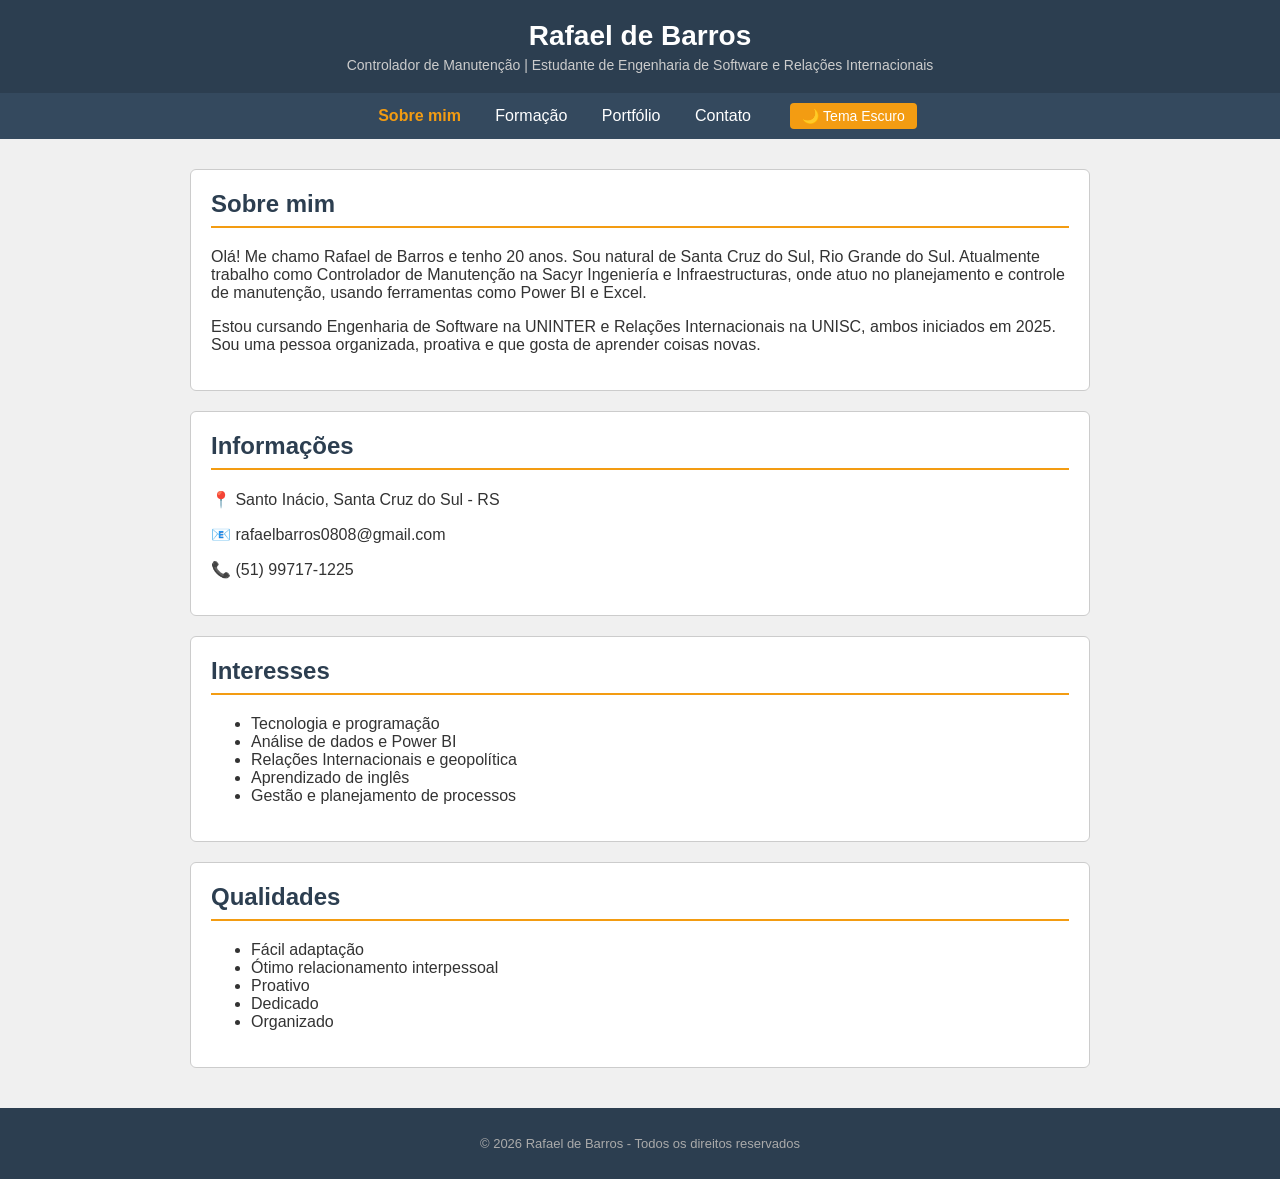
<file: index.html>
<!DOCTYPE html>
<html lang="pt-BR">
<head>
    <meta charset="UTF-8">
    <meta name="viewport" content="width=device-width, initial-scale=1.0">
    <title>Sobre mim - Rafael de Barros</title>
    <link rel="stylesheet" href="style.css">
</head>
<body>

    <!-- Cabeçalho com nome e cargo -->
    <header>
        <h1>Rafael de Barros</h1>
        <p>Controlador de Manutenção | Estudante de Engenharia de Software e Relações Internacionais</p>
    </header>

    <!-- Menu de navegação -->
    <nav>
        <!-- Botão hamburguer só aparece no celular -->
        <button id="btn-menu">☰</button>

        <div class="links-nav">
            <a href="index.html">Sobre mim</a>
            <a href="formacao.html">Formação</a>
            <a href="portfolio.html">Portfólio</a>
            <a href="contato.html">Contato</a>
            <button id="btn-tema">🌙 Tema Escuro</button>
        </div>
    </nav>

    <!-- Conteúdo principal -->
    <main>

        <!-- Apresentação pessoal -->
        <div class="caixa">
            <h2>Sobre mim</h2>
            <p>
                Olá! Me chamo Rafael de Barros e tenho 20 anos. Sou natural de Santa Cruz do Sul, Rio Grande do Sul.
                Atualmente trabalho como Controlador de Manutenção na Sacyr Ingeniería e Infraestructuras, onde
                atuo no planejamento e controle de manutenção, usando ferramentas como Power BI e Excel.
            </p>
            <p style="margin-top: 10px;">
                Estou cursando Engenharia de Software na UNINTER e Relações Internacionais na UNISC,
                ambos iniciados em 2025. Sou uma pessoa organizada, proativa e que gosta de aprender coisas novas.
            </p>
        </div>

        <!-- Informações de contato rápido -->
        <div class="caixa">
            <h2>Informações</h2>
            <p>📍 Santo Inácio, Santa Cruz do Sul - RS</p>
            <p>📧 rafaelbarros0808@gmail.com</p>
            <p>📞 (51) 99717-1225</p>
        </div>

        <!-- Hobbies e interesses -->
        <div class="caixa">
            <h2>Interesses</h2>
            <ul>
                <li>Tecnologia e programação</li>
                <li>Análise de dados e Power BI</li>
                <li>Relações Internacionais e geopolítica</li>
                <li>Aprendizado de inglês</li>
                <li>Gestão e planejamento de processos</li>
            </ul>
        </div>

        <!-- Qualidades profissionais -->
        <div class="caixa">
            <h2>Qualidades</h2>
            <ul>
                <li>Fácil adaptação</li>
                <li>Ótimo relacionamento interpessoal</li>
                <li>Proativo</li>
                <li>Dedicado</li>
                <li>Organizado</li>
            </ul>
        </div>

    </main>

    <!-- Rodapé -->
    <footer>
        <p>© 2026 Rafael de Barros - Todos os direitos reservados</p>
    </footer>

    <script src="main.js"></script>
</body>
</html>
</file>
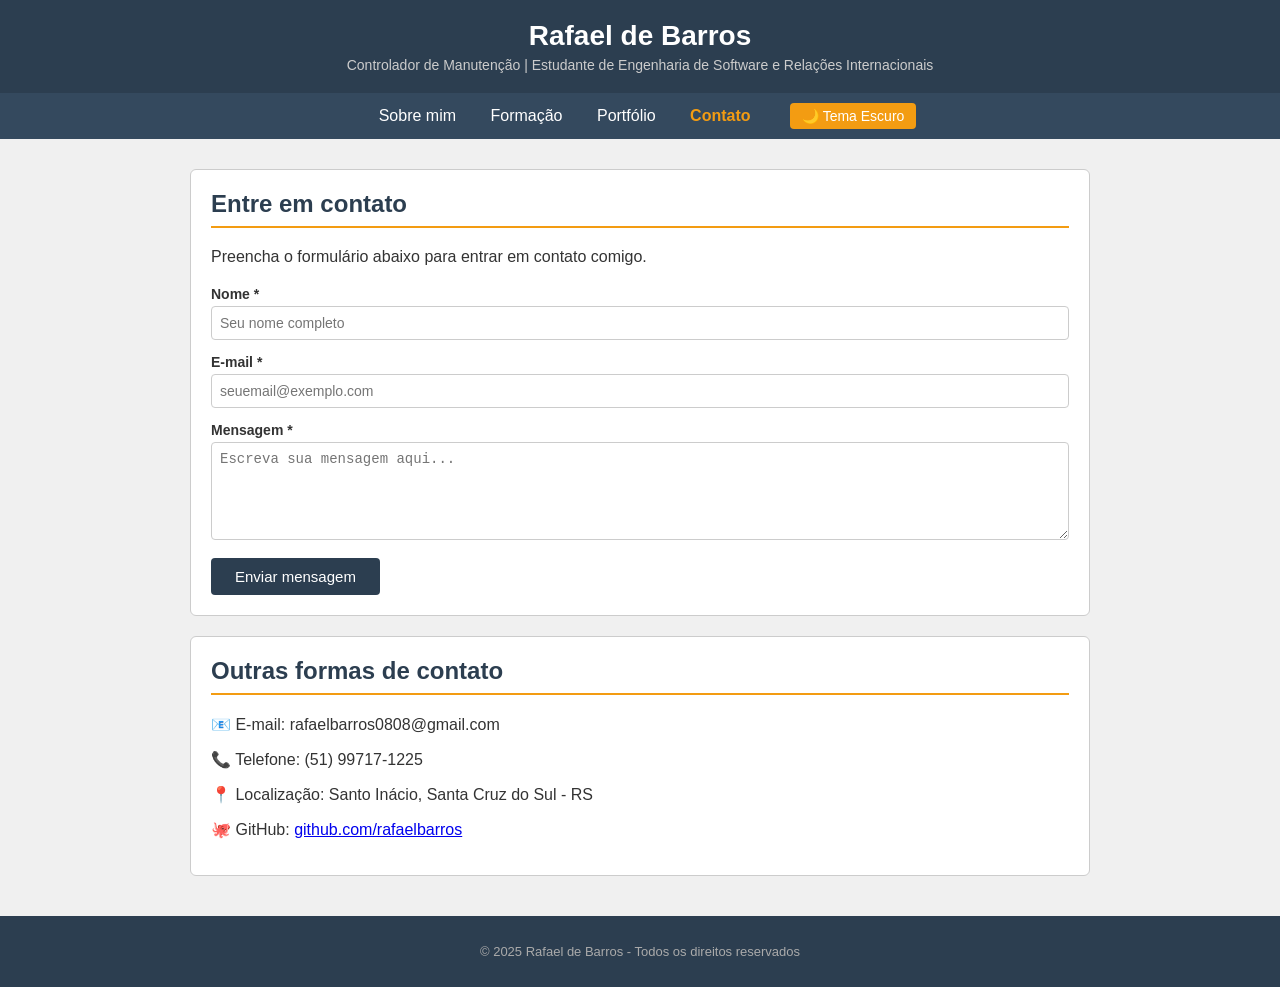
<file: contato.html>
<!DOCTYPE html>
<html lang="pt-BR">
<head>
    <meta charset="UTF-8">
    <meta name="viewport" content="width=device-width, initial-scale=1.0">
    <title>Contato - Rafael de Barros</title>
    <link rel="stylesheet" href="style.css">
</head>
<body>

    <!-- Cabeçalho -->
    <header>
        <h1>Rafael de Barros</h1>
        <p>Controlador de Manutenção | Estudante de Engenharia de Software e Relações Internacionais</p>
    </header>

    <!-- Menu de navegação -->
    <nav>
        <button id="btn-menu">☰</button>

        <div class="links-nav">
            <a href="index.html">Sobre mim</a>
            <a href="formacao.html">Formação</a>
            <a href="portfolio.html">Portfólio</a>
            <a href="contato.html">Contato</a>
            <button id="btn-tema">🌙 Tema Escuro</button>
        </div>
    </nav>

    <!-- Modal de confirmação de envio -->
    <div id="modal">
        <div id="modal-caixa">
            <p>✅</p>
            <h3>Mensagem enviada com sucesso!</h3>
            <p>Obrigado pelo contato. Responderei em breve.</p>
            <button onclick="fecharModal()">Fechar</button>
        </div>
    </div>

    <!-- Conteúdo principal -->
    <main>

        <!-- Formulário de contato -->
        <div class="caixa">
            <h2>Entre em contato</h2>
            <p style="margin-bottom: 20px;">Preencha o formulário abaixo para entrar em contato comigo.</p>

            <!-- novalidate desativa a validação padrão do navegador, pois vamos validar via JavaScript -->
            <form id="form-contato" novalidate>

                <!-- Campo nome -->
                <label for="nome">Nome *</label>
                <input type="text" id="nome" placeholder="Seu nome completo">
                <p class="texto-erro" id="erro-nome">Por favor, preencha o nome.</p>

                <!-- Campo e-mail -->
                <label for="email">E-mail *</label>
                <input type="email" id="email" placeholder="seuemail@exemplo.com">
                <p class="texto-erro" id="erro-email">Por favor, informe um e-mail válido.</p>

                <!-- Campo mensagem -->
                <label for="mensagem">Mensagem *</label>
                <textarea id="mensagem" rows="5" placeholder="Escreva sua mensagem aqui..."></textarea>
                <p class="texto-erro" id="erro-mensagem">Por favor, escreva uma mensagem.</p>

                <button type="button" onclick="enviarFormulario()">Enviar mensagem</button>

            </form>
        </div>

        <!-- Informações de contato -->
        <div class="caixa">
            <h2>Outras formas de contato</h2>
            <p>📧 E-mail: rafaelbarros0808@gmail.com</p>
            <p>📞 Telefone: (51) 99717-1225</p>
            <p>📍 Localização: Santo Inácio, Santa Cruz do Sul - RS</p>
            <p>🐙 GitHub: <a href="https://github.com/rafabarroscode/Rafael-de-Barros" target="_blank">github.com/rafaelbarros</a></p>
        </div>

    </main>

    <!-- Rodapé -->
    <footer>
        <p>© 2025 Rafael de Barros - Todos os direitos reservados</p>
    </footer>

    <script src="main.js"></script>

    <script>
        /* Validação e envio do formulário */

        function enviarFormulario() {
            var nome = document.getElementById('nome').value.trim();
            var email = document.getElementById('email').value.trim();
            var mensagem = document.getElementById('mensagem').value.trim();
            var formularioOk = true;

            /* Valida o nome */
            if (nome === '') {
                document.getElementById('nome').classList.add('campo-erro');
                document.getElementById('erro-nome').style.display = 'block';
                formularioOk = false;
            } else {
                document.getElementById('nome').classList.remove('campo-erro');
                document.getElementById('erro-nome').style.display = 'none';
            }

            /* Valida o e-mail usando uma expressão regular simples */
            var formatoEmail = /^[^\s@]+@[^\s@]+\.[^\s@]+$/;
            if (email === '' || !formatoEmail.test(email)) {
                document.getElementById('email').classList.add('campo-erro');
                document.getElementById('erro-email').style.display = 'block';
                formularioOk = false;
            } else {
                document.getElementById('email').classList.remove('campo-erro');
                document.getElementById('erro-email').style.display = 'none';
            }

            /* Valida a mensagem */
            if (mensagem === '') {
                document.getElementById('mensagem').classList.add('campo-erro');
                document.getElementById('erro-mensagem').style.display = 'block';
                formularioOk = false;
            } else {
                document.getElementById('mensagem').classList.remove('campo-erro');
                document.getElementById('erro-mensagem').style.display = 'none';
            }

            /* Se tudo estiver correto, limpa o formulário e mostra o modal */
            if (formularioOk) {
                document.getElementById('nome').value = '';
                document.getElementById('email').value = '';
                document.getElementById('mensagem').value = '';
                document.getElementById('modal').style.display = 'block';
            }
        }

        /* Fecha o modal de confirmação */
        function fecharModal() {
            document.getElementById('modal').style.display = 'none';
        }
    </script>

</body>
</html>
</file>
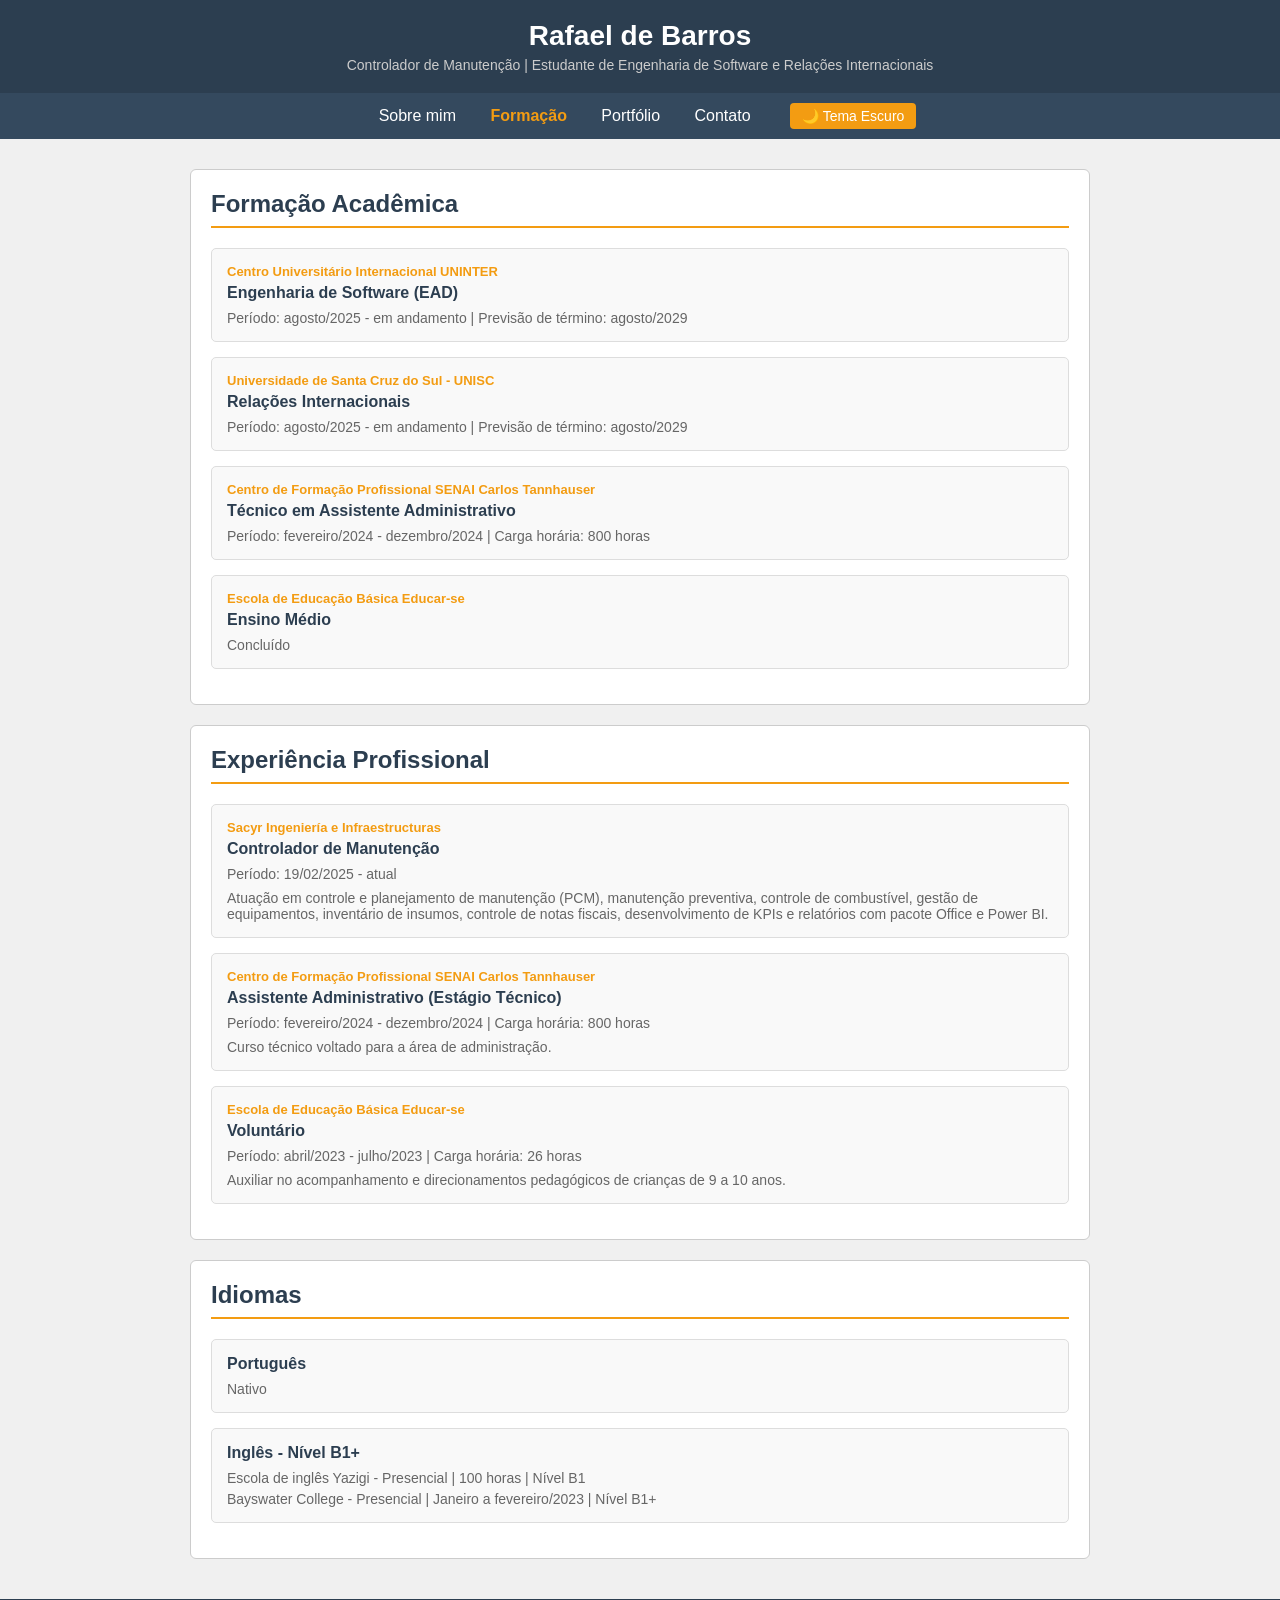
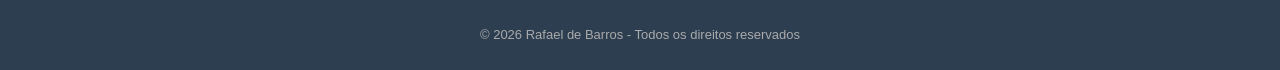
<file: formacao.html>
<!DOCTYPE html>
<html lang="pt-BR">
<head>
    <meta charset="UTF-8">
    <meta name="viewport" content="width=device-width, initial-scale=1.0">
    <title>Formação - Rafael de Barros</title>
    <link rel="stylesheet" href="style.css">
</head>
<body>

    <!-- Cabeçalho -->
    <header>
        <h1>Rafael de Barros</h1>
        <p>Controlador de Manutenção | Estudante de Engenharia de Software e Relações Internacionais</p>
    </header>

    <!-- Menu de navegação -->
    <nav>
        <button id="btn-menu">☰</button>

        <div class="links-nav">
            <a href="index.html">Sobre mim</a>
            <a href="formacao.html">Formação</a>
            <a href="portfolio.html">Portfólio</a>
            <a href="contato.html">Contato</a>
            <button id="btn-tema">🌙 Tema Escuro</button>
        </div>
    </nav>

    <!-- Conteúdo principal -->
    <main>

        <!-- Formação acadêmica -->
        <div class="caixa">
            <h2>Formação Acadêmica</h2>

            <div class="card-projeto">
                <p class="faculdade">Centro Universitário Internacional UNINTER</p>
                <h3>Engenharia de Software (EAD)</h3>
                <p>Período: agosto/2025 - em andamento | Previsão de término: agosto/2029</p>
            </div>

            <div class="card-projeto">
                <p class="faculdade">Universidade de Santa Cruz do Sul - UNISC</p>
                <h3>Relações Internacionais</h3>
                <p>Período: agosto/2025 - em andamento | Previsão de término: agosto/2029</p>
            </div>

            <div class="card-projeto">
                <p class="faculdade">Centro de Formação Profissional SENAI Carlos Tannhauser</p>
                <h3>Técnico em Assistente Administrativo</h3>
                <p>Período: fevereiro/2024 - dezembro/2024 | Carga horária: 800 horas</p>
            </div>

            <div class="card-projeto">
                <p class="faculdade">Escola de Educação Básica Educar-se</p>
                <h3>Ensino Médio</h3>
                <p>Concluído</p>
            </div>
        </div>

        <!-- Experiência profissional -->
        <div class="caixa">
            <h2>Experiência Profissional</h2>

            <div class="card-projeto">
                <p class="faculdade">Sacyr Ingeniería e Infraestructuras</p>
                <h3>Controlador de Manutenção</h3>
                <p>Período: 19/02/2025 - atual</p>
                <p style="margin-top: 8px;">
                    Atuação em controle e planejamento de manutenção (PCM), manutenção preventiva,
                    controle de combustível, gestão de equipamentos, inventário de insumos,
                    controle de notas fiscais, desenvolvimento de KPIs e relatórios com
                    pacote Office e Power BI.
                </p>
            </div>

            <div class="card-projeto">
                <p class="faculdade">Centro de Formação Profissional SENAI Carlos Tannhauser</p>
                <h3>Assistente Administrativo (Estágio Técnico)</h3>
                <p>Período: fevereiro/2024 - dezembro/2024 | Carga horária: 800 horas</p>
                <p style="margin-top: 8px;">Curso técnico voltado para a área de administração.</p>
            </div>

            <div class="card-projeto">
                <p class="faculdade">Escola de Educação Básica Educar-se</p>
                <h3>Voluntário</h3>
                <p>Período: abril/2023 - julho/2023 | Carga horária: 26 horas</p>
                <p style="margin-top: 8px;">
                    Auxiliar no acompanhamento e direcionamentos pedagógicos de crianças de 9 a 10 anos.
                </p>
            </div>
        </div>

        <!-- Idiomas -->
        <div class="caixa">
            <h2>Idiomas</h2>

            <div class="card-projeto">
                <h3>Português</h3>
                <p>Nativo</p>
            </div>

            <div class="card-projeto">
                <h3>Inglês - Nível B1+</h3>
                <p>Escola de inglês Yazigi - Presencial | 100 horas | Nível B1</p>
                <p style="margin-top: 5px;">Bayswater College - Presencial | Janeiro a fevereiro/2023 | Nível B1+</p>
            </div>
        </div>

    </main>

    <!-- Rodapé -->
    <footer>
        <p>© 2026 Rafael de Barros - Todos os direitos reservados</p>
    </footer>

    <script src="main.js"></script>
</body>
</html>
</file>
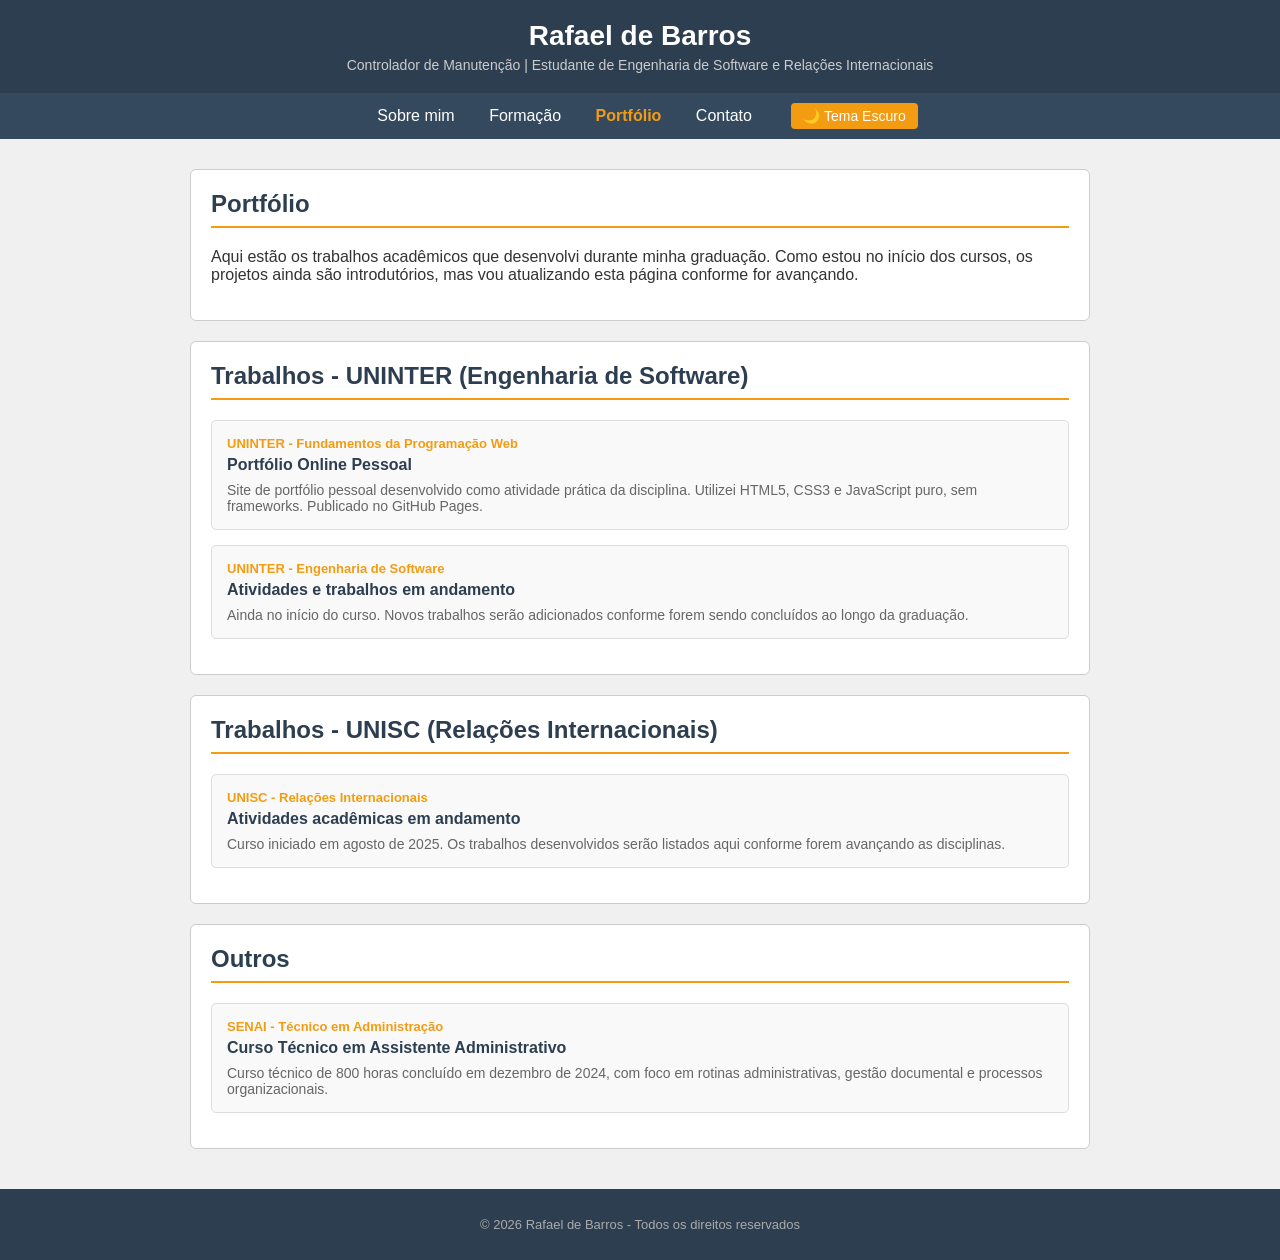
<file: portfolio.html>
<!DOCTYPE html>
<html lang="pt-BR">
<head>
    <meta charset="UTF-8">
    <meta name="viewport" content="width=device-width, initial-scale=1.0">
    <title>Portfólio - Rafael de Barros</title>
    <link rel="stylesheet" href="style.css">
</head>
<body>

    <!-- Cabeçalho -->
    <header>
        <h1>Rafael de Barros</h1>
        <p>Controlador de Manutenção | Estudante de Engenharia de Software e Relações Internacionais</p>
    </header>

    <!-- Menu de navegação -->
    <nav>
        <button id="btn-menu">☰</button>

        <div class="links-nav">
            <a href="index.html">Sobre mim</a>
            <a href="formacao.html">Formação</a>
            <a href="portfolio.html">Portfólio</a>
            <a href="contato.html">Contato</a>
            <button id="btn-tema">🌙 Tema Escuro</button>
        </div>
    </nav>

    <!-- Conteúdo principal -->
    <main>

        <!-- Introdução -->
        <div class="caixa">
            <h2>Portfólio</h2>
            <p>
                Aqui estão os trabalhos acadêmicos que desenvolvi durante minha graduação.
                Como estou no início dos cursos, os projetos ainda são introdutórios,
                mas vou atualizando esta página conforme for avançando.
            </p>
        </div>

        <!-- Trabalhos da UNINTER -->
        <div class="caixa">
            <h2>Trabalhos - UNINTER (Engenharia de Software)</h2>

            <div class="card-projeto">
                <p class="faculdade">UNINTER - Fundamentos da Programação Web</p>
                <h3>Portfólio Online Pessoal</h3>
                <p>
                    Site de portfólio pessoal desenvolvido como atividade prática da disciplina.
                    Utilizei HTML5, CSS3 e JavaScript puro, sem frameworks.
                    Publicado no GitHub Pages.
                </p>
            </div>

            <div class="card-projeto">
                <p class="faculdade">UNINTER - Engenharia de Software</p>
                <h3>Atividades e trabalhos em andamento</h3>
                <p>
                    Ainda no início do curso. Novos trabalhos serão adicionados
                    conforme forem sendo concluídos ao longo da graduação.
                </p>
            </div>
        </div>

        <!-- Trabalhos da UNISC -->
        <div class="caixa">
            <h2>Trabalhos - UNISC (Relações Internacionais)</h2>

            <div class="card-projeto">
                <p class="faculdade">UNISC - Relações Internacionais</p>
                <h3>Atividades acadêmicas em andamento</h3>
                <p>
                    Curso iniciado em agosto de 2025. Os trabalhos desenvolvidos
                    serão listados aqui conforme forem avançando as disciplinas.
                </p>
            </div>
        </div>

        <!-- Outros trabalhos -->
        <div class="caixa">
            <h2>Outros</h2>

            <div class="card-projeto">
                <p class="faculdade">SENAI - Técnico em Administração</p>
                <h3>Curso Técnico em Assistente Administrativo</h3>
                <p>
                    Curso técnico de 800 horas concluído em dezembro de 2024,
                    com foco em rotinas administrativas, gestão documental e processos organizacionais.
                </p>
            </div>
        </div>

    </main>

    <!-- Rodapé -->
    <footer>
        <p>© 2026 Rafael de Barros - Todos os direitos reservados</p>
    </footer>

    <script src="main.js"></script>
</body>
</html>
</file>
<file: style.css>
/* Estilos do portfólio - Rafael de Barros */

/* Configurações gerais da página */
body {
    font-family: Arial, sans-serif;
    background-color: #f0f0f0;
    color: #333333;
    margin: 0;
    padding: 0;
}

/* Tema escuro */
body.escuro {
    background-color: #222222;
    color: #eeeeee;
}

/* Cabeçalho do site */
header {
    background-color: #2c3e50;
    color: white;
    text-align: center;
    padding: 20px;
}

header h1 {
    margin: 0;
    font-size: 28px;
}

header p {
    margin: 5px 0 0 0;
    font-size: 14px;
    color: #cccccc;
}

/* Menu de navegação */
nav {
    background-color: #34495e;
    text-align: center;
    padding: 10px;
}

nav a {
    color: white;
    text-decoration: none;
    margin: 0 15px;
    font-size: 16px;
}

nav a:hover {
    color: #f39c12;
}

nav a.ativo {
    color: #f39c12;
    font-weight: bold;
}

/* Botão de tema claro/escuro */
#btn-tema {
    background-color: #f39c12;
    color: white;
    border: none;
    padding: 5px 12px;
    cursor: pointer;
    border-radius: 4px;
    font-size: 14px;
    margin-left: 20px;
}

/* Menu hamburguer - escondido no desktop */
#btn-menu {
    display: none;
    background-color: #f39c12;
    color: white;
    border: none;
    padding: 8px 14px;
    cursor: pointer;
    font-size: 18px;
}

/* Conteúdo principal */
main {
    max-width: 900px;
    margin: 30px auto;
    padding: 0 20px;
}

/* Caixas de seção */
.caixa {
    background-color: white;
    border: 1px solid #cccccc;
    border-radius: 6px;
    padding: 20px;
    margin-bottom: 20px;
}

body.escuro .caixa {
    background-color: #333333;
    border-color: #555555;
}

.caixa h2 {
    color: #2c3e50;
    border-bottom: 2px solid #f39c12;
    padding-bottom: 8px;
    margin-top: 0;
}

body.escuro .caixa h2 {
    color: #eeeeee;
}

/* Card de projeto/trabalho */
.card-projeto {
    background-color: #f9f9f9;
    border: 1px solid #dddddd;
    border-radius: 5px;
    padding: 15px;
    margin-bottom: 15px;
}

body.escuro .card-projeto {
    background-color: #3a3a3a;
    border-color: #555555;
}

.card-projeto h3 {
    margin: 0 0 8px 0;
    color: #2c3e50;
    font-size: 16px;
}

body.escuro .card-projeto h3 {
    color: #dddddd;
}

.card-projeto p {
    margin: 0;
    font-size: 14px;
    color: #666666;
}

body.escuro .card-projeto p {
    color: #aaaaaa;
}

.card-projeto .faculdade {
    font-size: 13px;
    color: #f39c12;
    font-weight: bold;
    margin-bottom: 5px;
}

/* Formulário de contato */
form label {
    display: block;
    margin-bottom: 4px;
    font-weight: bold;
    font-size: 14px;
}

form input,
form textarea {
    width: 100%;
    padding: 8px;
    margin-bottom: 14px;
    border: 1px solid #cccccc;
    border-radius: 4px;
    font-size: 14px;
    box-sizing: border-box;
    background-color: #ffffff;
    color: #333333;
}

body.escuro form input,
body.escuro form textarea {
    background-color: #444444;
    border-color: #666666;
    color: #eeeeee;
}

form input.campo-erro,
form textarea.campo-erro {
    border-color: red;
}

.texto-erro {
    color: red;
    font-size: 13px;
    margin-top: -10px;
    margin-bottom: 10px;
    display: none;
}

form button {
    background-color: #2c3e50;
    color: white;
    border: none;
    padding: 10px 24px;
    font-size: 15px;
    cursor: pointer;
    border-radius: 4px;
}

form button:hover {
    background-color: #f39c12;
}

/* Modal de confirmação */
#modal {
    display: none;
    position: fixed;
    top: 0;
    left: 0;
    width: 100%;
    height: 100%;
    background-color: rgba(0, 0, 0, 0.5);
}

#modal-caixa {
    background-color: white;
    width: 320px;
    margin: 150px auto;
    padding: 30px;
    border-radius: 8px;
    text-align: center;
}

body.escuro #modal-caixa {
    background-color: #333333;
    color: #eeeeee;
}

#modal-caixa button {
    background-color: #2c3e50;
    color: white;
    border: none;
    padding: 8px 20px;
    cursor: pointer;
    border-radius: 4px;
    margin-top: 15px;
    font-size: 14px;
}

/* Rodapé */
footer {
    background-color: #2c3e50;
    color: #aaaaaa;
    text-align: center;
    padding: 15px;
    font-size: 13px;
    margin-top: 40px;
}

/* Responsivo para celular */
@media (max-width: 600px) {
    #btn-menu {
        display: inline-block;
    }

    nav .links-nav {
        display: none;
        flex-direction: column;
        padding: 10px 0;
    }

    nav .links-nav.aberto {
        display: flex;
    }

    nav .links-nav a {
        display: block;
        padding: 8px 0;
        margin: 0;
    }

    header h1 {
        font-size: 22px;
    }
}
</file>
